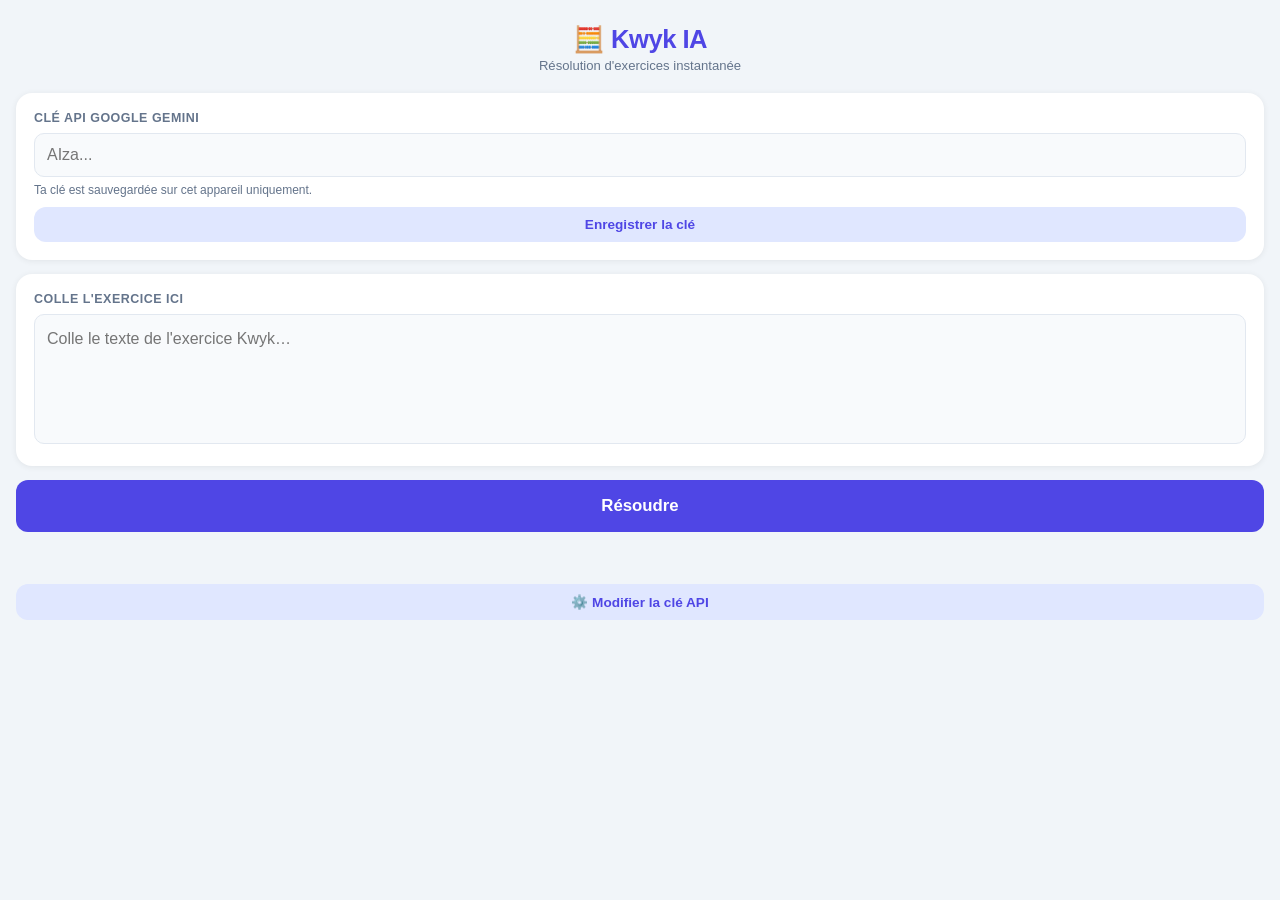
<file: kwyk-solver.html>
<!DOCTYPE html>
<html lang="fr">
<head>
  <meta charset="UTF-8" />
  <meta name="viewport" content="width=device-width, initial-scale=1.0, maximum-scale=1.0" />
  <meta name="apple-mobile-web-app-capable" content="yes" />
  <meta name="apple-mobile-web-app-status-bar-style" content="black-translucent" />
  <meta name="apple-mobile-web-app-title" content="Kwyk IA" />
  <title>Kwyk IA</title>
  <style>
    * { box-sizing: border-box; margin: 0; padding: 0; -webkit-tap-highlight-color: transparent; }

    :root {
      --blue: #4f46e5;
      --blue-dark: #3730a3;
      --green: #16a34a;
      --red: #dc2626;
      --bg: #f1f5f9;
      --card: #ffffff;
      --text: #1e293b;
      --muted: #64748b;
      --radius: 16px;
    }

    body {
      font-family: -apple-system, BlinkMacSystemFont, 'SF Pro Text', sans-serif;
      background: var(--bg);
      color: var(--text);
      min-height: 100vh;
      padding: env(safe-area-inset-top, 20px) 16px env(safe-area-inset-bottom, 20px);
    }

    header {
      text-align: center;
      padding: 24px 0 20px;
    }
    header h1 {
      font-size: 1.6rem;
      font-weight: 800;
      color: var(--blue);
      letter-spacing: -0.5px;
    }
    header p {
      font-size: 0.82rem;
      color: var(--muted);
      margin-top: 4px;
    }

    .card {
      background: var(--card);
      border-radius: var(--radius);
      padding: 18px;
      margin-bottom: 14px;
      box-shadow: 0 1px 6px rgba(0,0,0,0.07);
    }

    label {
      font-size: 0.78rem;
      font-weight: 700;
      color: var(--muted);
      text-transform: uppercase;
      letter-spacing: 0.5px;
      display: block;
      margin-bottom: 8px;
    }

    textarea, input[type="password"] {
      width: 100%;
      border: 1.5px solid #e2e8f0;
      border-radius: 10px;
      padding: 12px;
      font-size: 1rem;
      font-family: inherit;
      color: var(--text);
      background: #f8fafc;
      outline: none;
      resize: none;
      transition: border-color 0.2s;
      -webkit-appearance: none;
    }
    textarea:focus, input[type="password"]:focus {
      border-color: var(--blue);
      background: #fff;
    }

    #exercice {
      min-height: 130px;
      line-height: 1.5;
    }

    .btn {
      width: 100%;
      padding: 16px;
      border: none;
      border-radius: 12px;
      font-size: 1.05rem;
      font-weight: 700;
      font-family: inherit;
      cursor: pointer;
      transition: transform 0.12s, opacity 0.12s;
      -webkit-appearance: none;
    }
    .btn:active { transform: scale(0.97); opacity: 0.9; }

    .btn-primary {
      background: var(--blue);
      color: #fff;
    }
    .btn-small {
      font-size: 0.85rem;
      padding: 10px;
      background: #e0e7ff;
      color: var(--blue);
      margin-top: 10px;
    }

    #result-card { display: none; }

    #status {
      font-size: 0.85rem;
      color: var(--muted);
      text-align: center;
      padding: 6px 0;
      min-height: 24px;
    }

    #answer {
      font-size: 1rem;
      line-height: 1.65;
      color: var(--text);
      white-space: pre-wrap;
      background: #f0fdf4;
      border: 1.5px solid #bbf7d0;
      border-radius: 10px;
      padding: 14px;
    }

    #answer.error {
      background: #fef2f2;
      border-color: #fecaca;
      color: var(--red);
    }

    .spinner {
      display: inline-block;
      width: 18px; height: 18px;
      border: 3px solid rgba(255,255,255,0.4);
      border-top-color: #fff;
      border-radius: 50%;
      animation: spin 0.7s linear infinite;
      vertical-align: middle;
      margin-right: 8px;
    }
    @keyframes spin { to { transform: rotate(360deg); } }

    #config-section { display: none; }

    .key-hint {
      font-size: 0.75rem;
      color: var(--muted);
      margin-top: 6px;
    }
  </style>
</head>
<body>

<header>
  <h1>🧮 Kwyk IA</h1>
  <p>Résolution d'exercices instantanée</p>
</header>

<!-- Clé API (masquée par défaut si déjà configurée) -->
<div class="card" id="config-section">
  <label>Clé API Google Gemini</label>
  <input type="password" id="apiKeyInput" placeholder="AIza..." autocomplete="off" />
  <p class="key-hint">Ta clé est sauvegardée sur cet appareil uniquement.</p>
  <button class="btn btn-small" id="saveKey">Enregistrer la clé</button>
</div>

<!-- Exercice -->
<div class="card">
  <label>Colle l'exercice ici</label>
  <textarea id="exercice" placeholder="Colle le texte de l'exercice Kwyk…"></textarea>
</div>

<button class="btn btn-primary" id="solveBtn">Résoudre</button>
<div id="status"></div>

<!-- Résultat -->
<div class="card" id="result-card">
  <label>Réponse</label>
  <div id="answer"></div>
</div>

<br>
<button class="btn btn-small" id="configBtn" style="width:100%">⚙️ Modifier la clé API</button>

<script>
  const API_KEY_STORAGE = 'kwyk_gemini_key';
  const GEMINI_URL = 'https://generativelanguage.googleapis.com/v1beta/models/gemini-2.0-flash:generateContent';

  const configSection = document.getElementById('config-section');
  const apiKeyInput   = document.getElementById('apiKeyInput');
  const saveKeyBtn    = document.getElementById('saveKey');
  const solveBtn      = document.getElementById('solveBtn');
  const exerciceEl    = document.getElementById('exercice');
  const resultCard    = document.getElementById('result-card');
  const answerEl      = document.getElementById('answer');
  const statusEl      = document.getElementById('status');
  const configBtn     = document.getElementById('configBtn');

  function getKey() { return localStorage.getItem(API_KEY_STORAGE) || ''; }

  function init() {
    const key = getKey();
    if (!key) {
      configSection.style.display = 'block';
    }
  }

  saveKeyBtn.addEventListener('click', () => {
    const k = apiKeyInput.value.trim();
    if (!k.startsWith('AIza')) {
      alert('Clé invalide — elle doit commencer par AIza');
      return;
    }
    localStorage.setItem(API_KEY_STORAGE, k);
    configSection.style.display = 'none';
    statusEl.textContent = '✅ Clé enregistrée !';
    setTimeout(() => { statusEl.textContent = ''; }, 2000);
  });

  configBtn.addEventListener('click', () => {
    configSection.style.display = configSection.style.display === 'none' ? 'block' : 'none';
  });

  solveBtn.addEventListener('click', async () => {
    const key  = getKey();
    const text = exerciceEl.value.trim();

    if (!key) {
      configSection.style.display = 'block';
      statusEl.textContent = '⚠️ Configure ta clé API d\'abord';
      return;
    }
    if (!text) {
      statusEl.textContent = '⚠️ Colle un exercice d\'abord';
      return;
    }

    solveBtn.innerHTML = '<span class="spinner"></span>Résolution…';
    solveBtn.disabled = true;
    statusEl.textContent = '';
    resultCard.style.display = 'none';

    try {
      const res = await fetch(`${GEMINI_URL}?key=${key}`, {
        method: 'POST',
        headers: { 'Content-Type': 'application/json' },
        body: JSON.stringify({
          contents: [{
            parts: [{
              text: `Tu es un assistant pour un professeur de mathématiques.
Voici un exercice Kwyk. Donne la réponse de façon très concise :
- Si c'est un nombre, donne juste le nombre (et l'unité si nécessaire).
- Si c'est un développement ou une démonstration, explique en 3 lignes max.
- Si tu vois plusieurs questions, réponds à chacune brièvement.

Exercice :
${text}`
            }]
          }],
          generationConfig: { maxOutputTokens: 400, temperature: 0.1 }
        })
      });

      const data = await res.json();

      if (data.candidates && data.candidates[0]?.content?.parts[0]?.text) {
        answerEl.textContent = data.candidates[0].content.parts[0].text;
        answerEl.className = '';
      } else if (data.error) {
        answerEl.textContent = '❌ ' + (data.error.message || 'Erreur API');
        answerEl.className = 'error';
      } else {
        answerEl.textContent = '❌ Réponse inattendue';
        answerEl.className = 'error';
      }

      resultCard.style.display = 'block';
    } catch (err) {
      answerEl.textContent = '❌ Erreur réseau : ' + err.message;
      answerEl.className = 'error';
      resultCard.style.display = 'block';
    } finally {
      solveBtn.innerHTML = 'Résoudre';
      solveBtn.disabled = false;
    }
  });

  init();
</script>
</body>
</html>
</file>
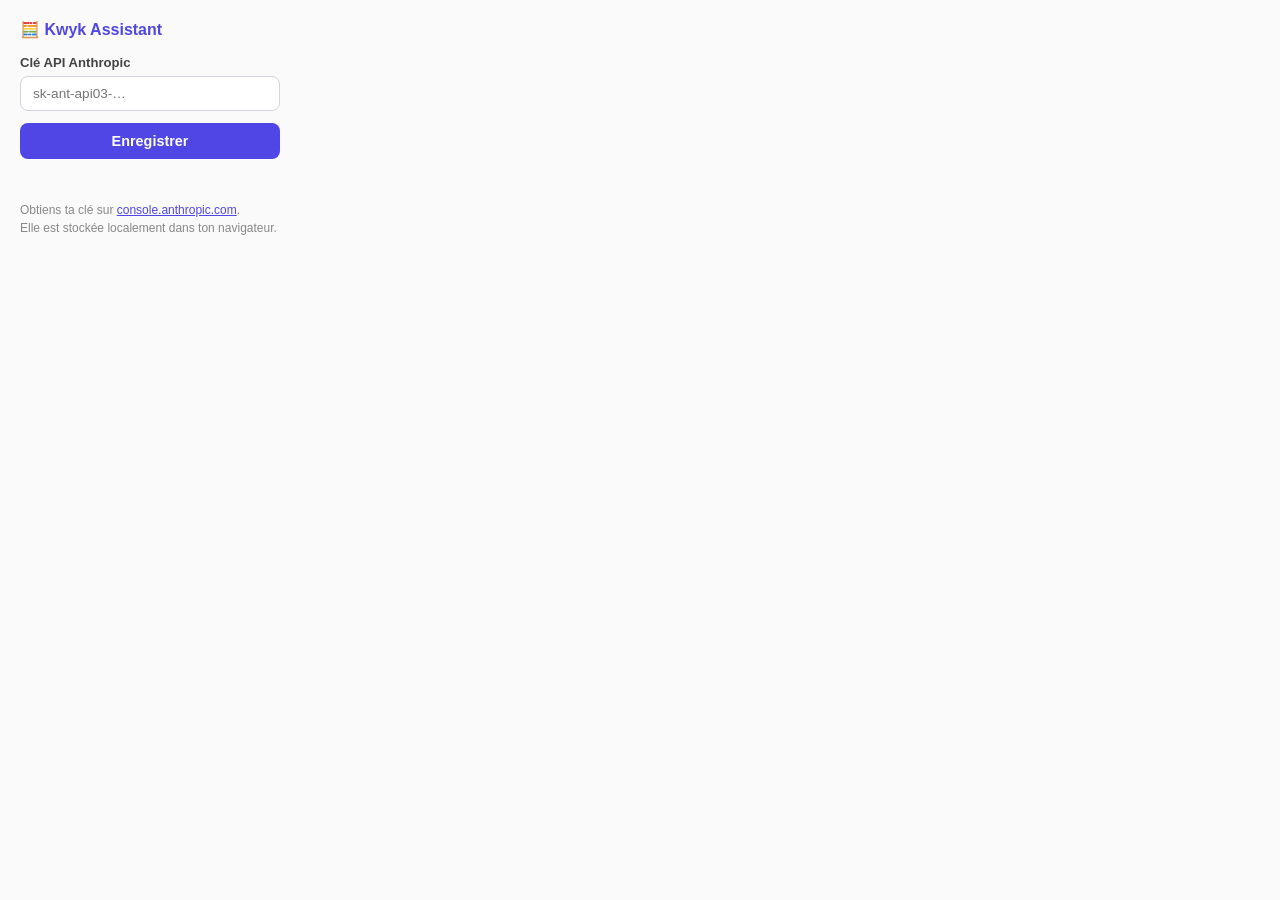
<file: kwyk-extension/popup.html>
<!DOCTYPE html>
<html lang="fr">
<head>
  <meta charset="UTF-8" />
  <style>
    * { box-sizing: border-box; margin: 0; padding: 0; }
    body {
      font-family: 'Segoe UI', Arial, sans-serif;
      width: 300px;
      padding: 20px;
      background: #fafafa;
      color: #1a1a2e;
    }
    h2 {
      font-size: 1rem;
      margin-bottom: 16px;
      color: #4f46e5;
      display: flex;
      align-items: center;
      gap: 8px;
    }
    label {
      font-size: 0.82rem;
      font-weight: 600;
      display: block;
      margin-bottom: 6px;
      color: #444;
    }
    input {
      width: 100%;
      padding: 9px 12px;
      border: 1.5px solid #d1d5db;
      border-radius: 8px;
      font-size: 0.85rem;
      outline: none;
      transition: border-color 0.2s;
    }
    input:focus { border-color: #4f46e5; }
    button {
      margin-top: 12px;
      width: 100%;
      padding: 10px;
      background: #4f46e5;
      color: white;
      border: none;
      border-radius: 8px;
      cursor: pointer;
      font-size: 0.9rem;
      font-weight: 600;
      transition: background 0.2s;
    }
    button:hover { background: #4338ca; }
    #status {
      margin-top: 10px;
      font-size: 0.8rem;
      text-align: center;
      min-height: 18px;
    }
    .hint {
      margin-top: 14px;
      font-size: 0.75rem;
      color: #888;
      line-height: 1.5;
    }
    .hint a { color: #4f46e5; }
  </style>
</head>
<body>
  <h2>🧮 Kwyk Assistant</h2>
  <label for="apiKey">Clé API Anthropic</label>
  <input type="password" id="apiKey" placeholder="sk-ant-api03-…" autocomplete="off" />
  <button id="save">Enregistrer</button>
  <div id="status"></div>
  <p class="hint">
    Obtiens ta clé sur <a href="https://console.anthropic.com" target="_blank">console.anthropic.com</a>.<br>
    Elle est stockée localement dans ton navigateur.
  </p>
  <script src="popup.js"></script>
</body>
</html>
</file>
